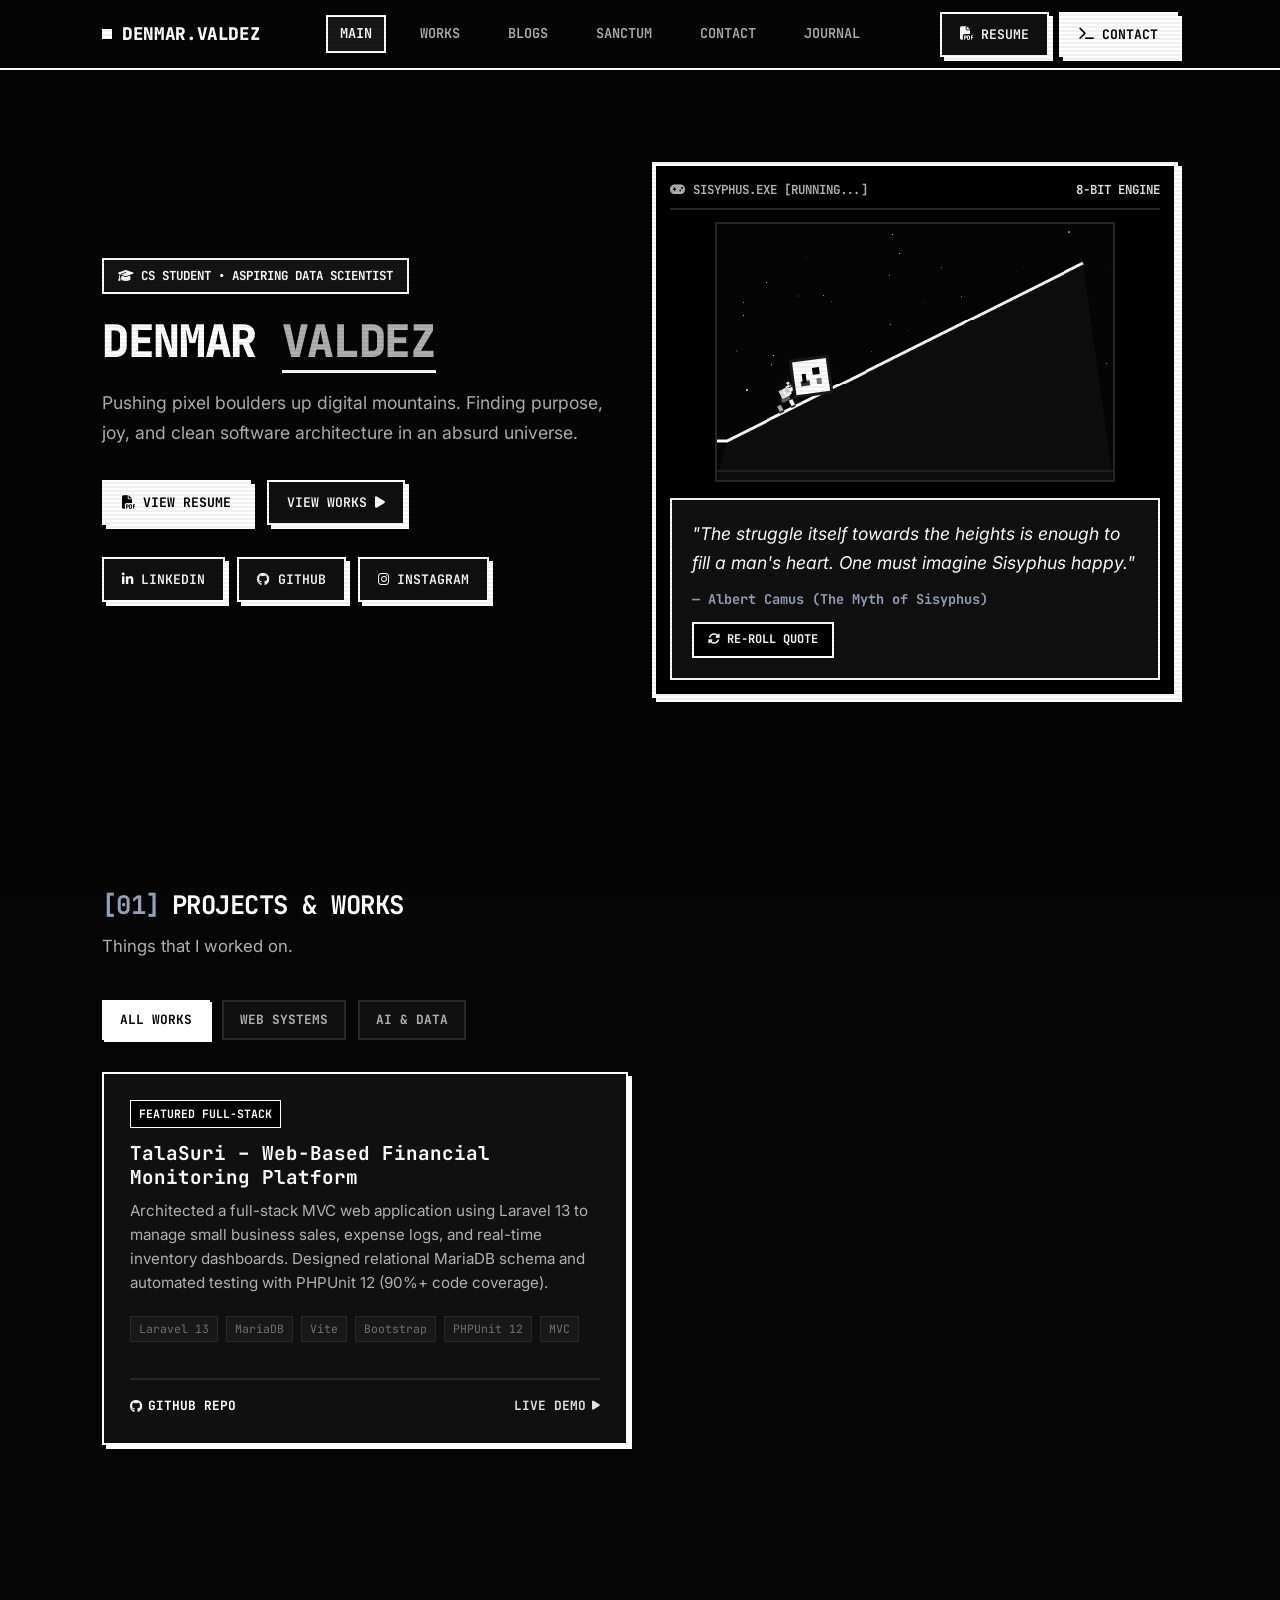
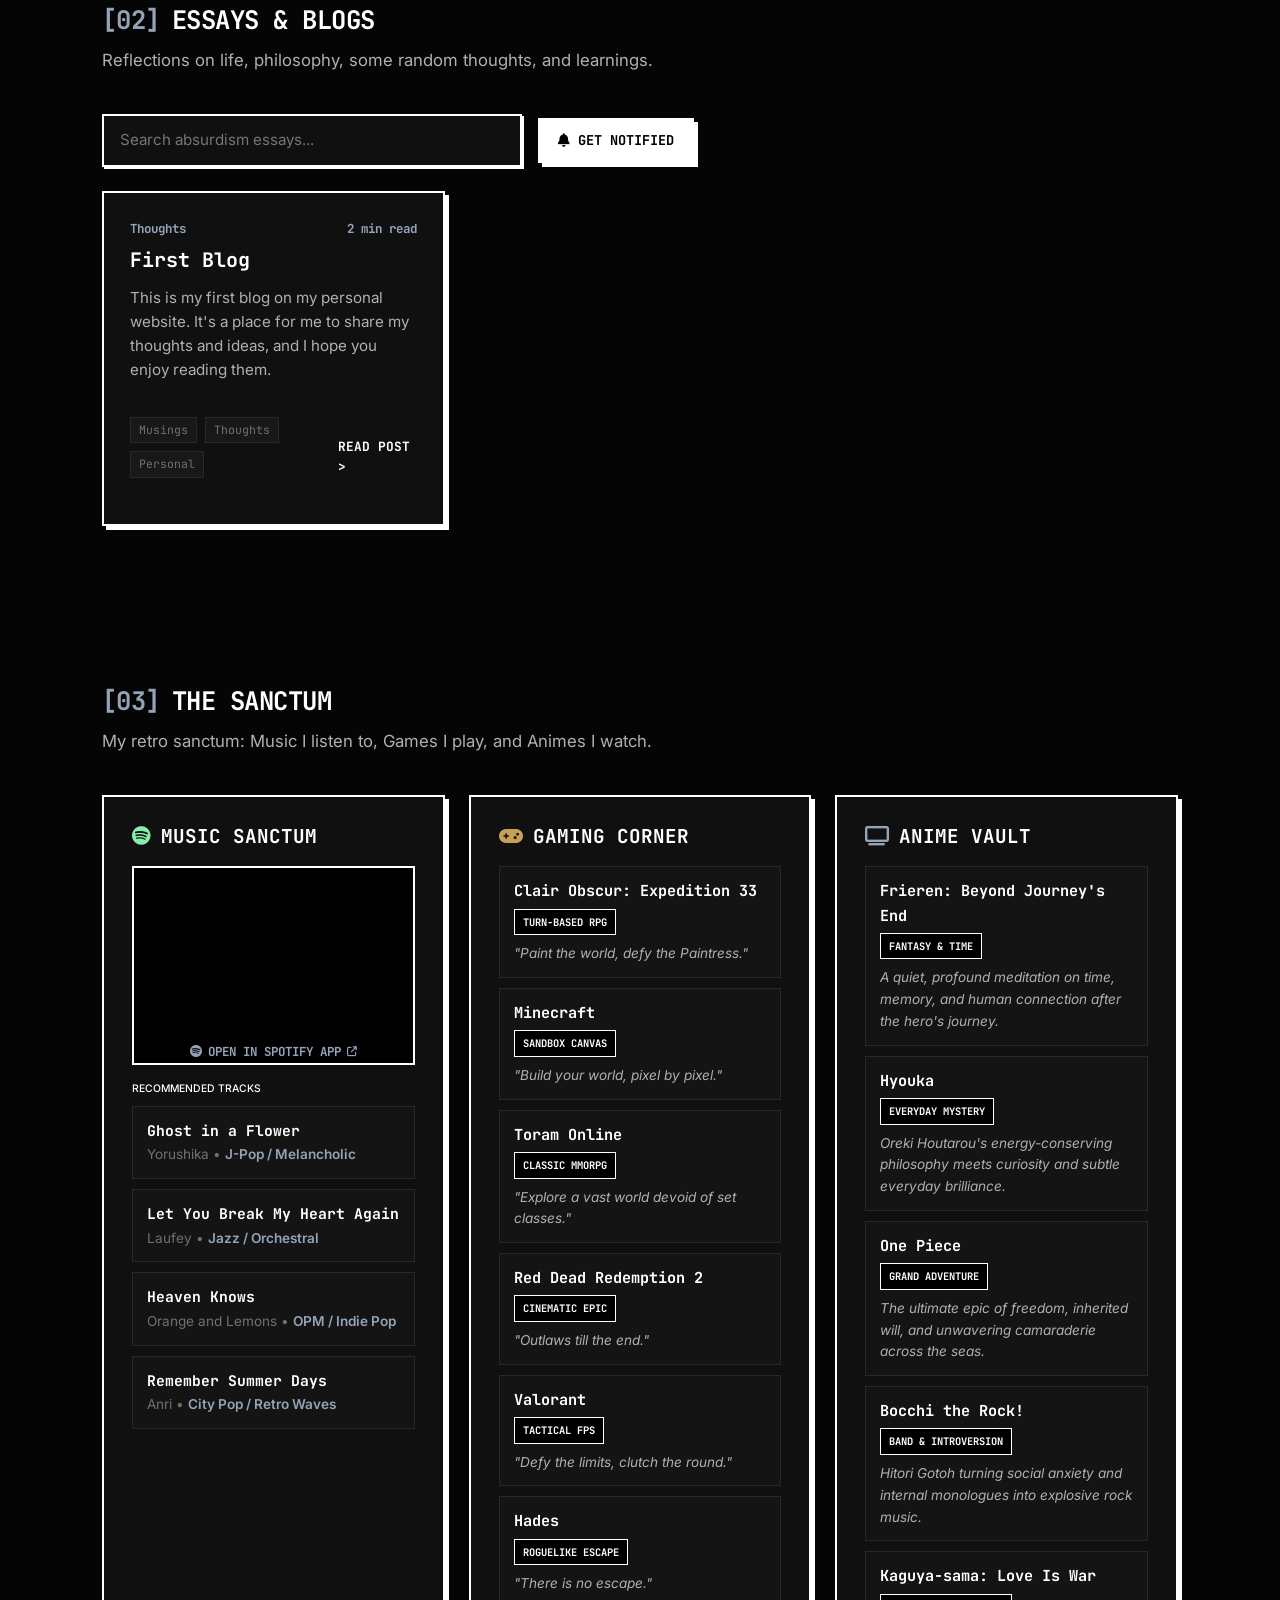
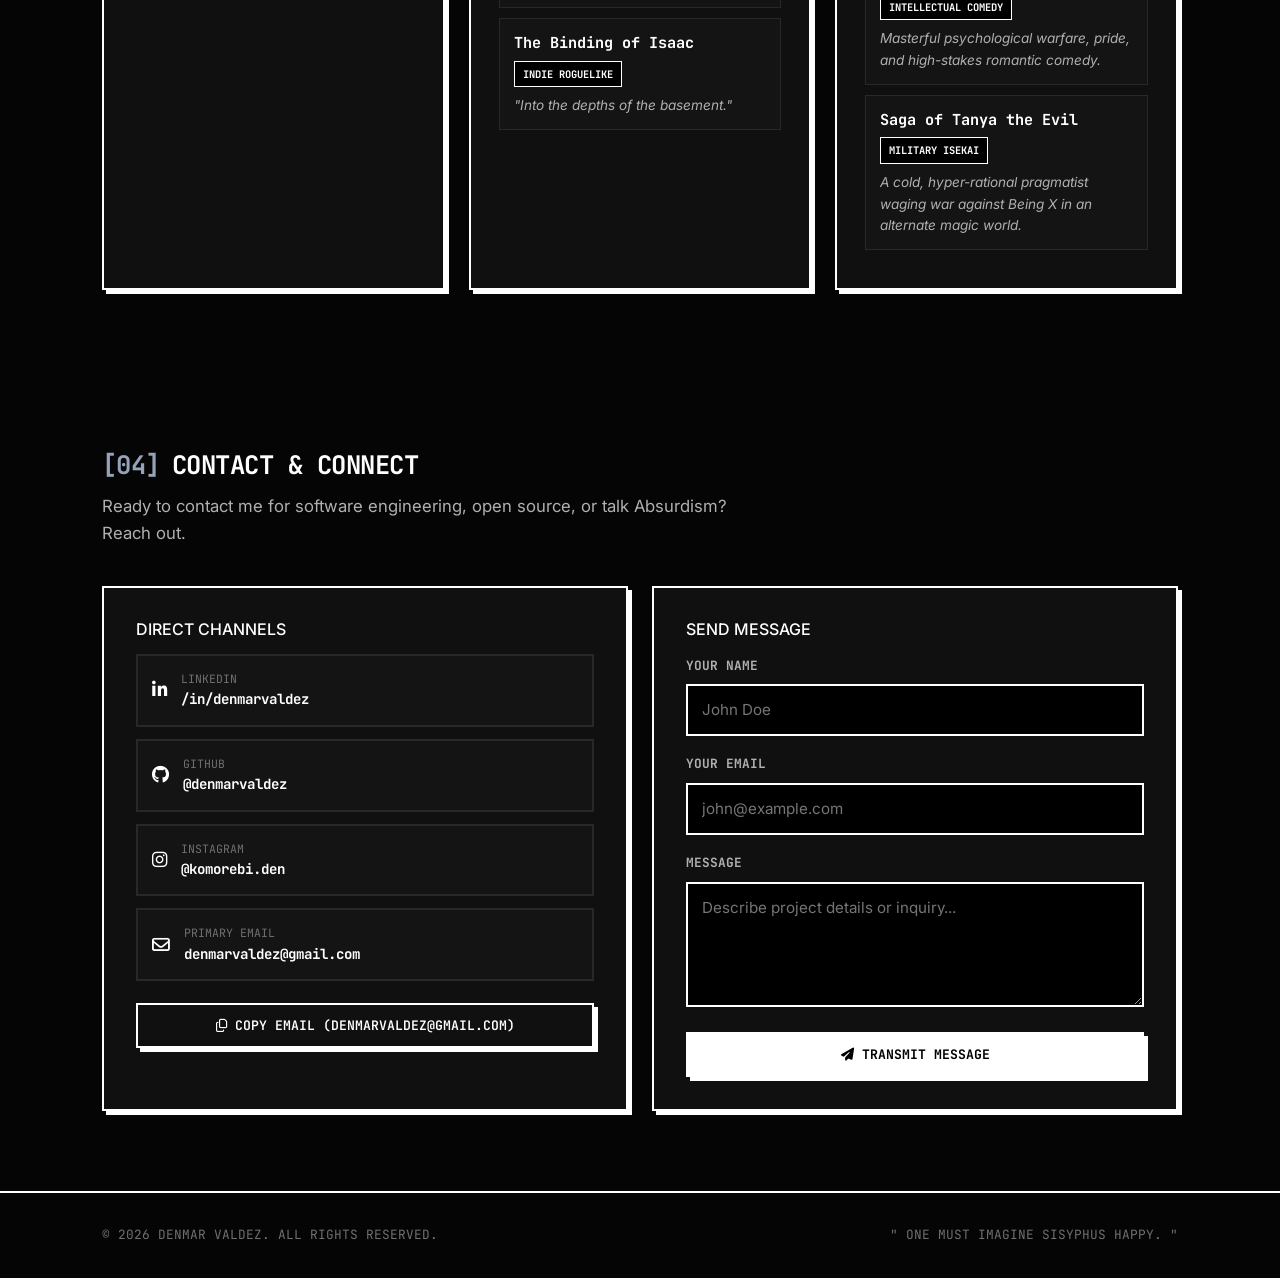
<file: index.html>
<!DOCTYPE html>
<html lang="en">

<head>
  <meta charset="UTF-8">
  <meta name="viewport" content="width=device-width, initial-scale=1.0">
  <title>Denmar Valdez | CS Student • Aspiring Data Scientist</title>

  <!-- SEO Meta Tags -->
  <meta name="description"
    content="Personal portfolio of Denmar Valdez, Computer Science Student & Aspiring Data Scientist exploring data pipelines, machine learning, absurdism, music, and anime.">
  <meta name="author" content="Denmar Valdez">

  <!-- Open Graph -->
  <meta property="og:title" content="Denmar Valdez | CS Student • Aspiring Data Scientist">
  <meta property="og:description"
    content="Computer Science Student & Aspiring Data Scientist. Pushing pixel boulders up digital mountains.">
  <meta property="og:type" content="website">
  <meta property="og:url" content="https://denmarvaldez.github.io/">

  <!-- Bootstrap 5.3 Responsive Framework CDN -->
  <link rel="stylesheet" href="https://cdn.jsdelivr.net/npm/bootstrap@5.3.3/dist/css/bootstrap.min.css">

  <!-- FontAwesome Retro Icons -->
  <link rel="stylesheet" href="https://cdnjs.cloudflare.com/ajax/libs/font-awesome/6.4.0/css/all.min.css"
    integrity="sha512-iecdLmaskl7CVkqkXNQ/ZH/XLlvWZOJyj7Yy7tcenmpD1ypASozpmT/E0iPtmFIB46ZmdtAc9eNBvH0H/ZpiBw=="
    crossorigin="anonymous" referrerpolicy="no-referrer" />

  <!-- Main Stylesheet (8-Bit Theme Tokens & Overrides) -->
  <link rel="stylesheet" href="styles.css">
</head>

<body>

  <!-- Retro CRT Scanline Overlay -->
  <div class="scanlines"></div>

  <!-- Header Navigation -->
  <header class="header">
    <div class="container header-container">
      <a href="#hero" class="logo" id="nav-logo">
        <span class="logo-pixel-blink"></span> DENMAR.VALDEZ
      </a>

      <nav class="nav-menu" id="nav-menu">
        <a href="#hero" class="nav-link active">MAIN</a>
        <a href="#projects" class="nav-link">WORKS</a>
        <a href="#blogs" class="nav-link">BLOGS</a>
        <a href="#sanctum" class="nav-link">SANCTUM</a>
        <a href="#contact" class="nav-link">CONTACT</a>
        <a href="journal.html" class="nav-link">JOURNAL</a>
        <a href="#contact" class="btn-pixel-primary d-lg-none mt-2" style="font-size: 0.85rem;">
          <i class="fa-solid fa-terminal"></i> CONTACT
        </a>
      </nav>

      <div class="header-actions">
        <a href="https://drive.google.com/file/d/1zkQVpFr8ml7LrfEZCIOmK-PqjIBGD9Fh/view?usp=sharing" target="_blank"
          rel="noopener noreferrer" class="btn-pixel-outline header-resume-btn">
          <i class="fa-solid fa-file-pdf"></i> RESUME
        </a>
        <a href="#contact" class="btn-pixel-primary d-none d-lg-inline-flex">
          <i class="fa-solid fa-terminal"></i> CONTACT
        </a>
        <button class="mobile-toggle" id="mobile-toggle" aria-label="Toggle Menu">
          <i class="fa-solid fa-bars"></i>
        </button>
      </div>
    </div>
  </header>

  <!-- Hero Section with 8-Bit Sisyphus Animation -->
  <section class="hero" id="hero">
    <div class="container py-4">
      <div class="row align-items-center gy-4">
        <div class="col-12 col-lg-6 hero-content">
          <div class="hero-tag">
            <i class="fa-solid fa-graduation-cap"></i> CS STUDENT • ASPIRING DATA SCIENTIST
          </div>
          <h1 class="hero-title">
            DENMAR <span class="text-pixel-accent">VALDEZ</span>
          </h1>
          <p class="hero-subtitle" id="hero-bio">
            Pushing pixel boulders up digital mountains. Finding purpose, joy, and clean software architecture in an
            absurd universe.
          </p>

          <div class="hero-actions">
            <a href="https://drive.google.com/file/d/1zkQVpFr8ml7LrfEZCIOmK-PqjIBGD9Fh/view?usp=sharing" target="_blank"
              rel="noopener noreferrer" class="btn-pixel-primary">
              <i class="fa-solid fa-file-pdf"></i> VIEW RESUME
            </a>
            <a href="#projects" class="btn-pixel-outline">
              VIEW WORKS <i class="fa-solid fa-play"></i>
            </a>
          </div>

          <!-- Social Icons Row -->
          <div style="display: flex; gap: 12px; flex-wrap: wrap;" id="social-links-hero">
            <!-- Rendered by JS -->
          </div>
        </div>

        <!-- Sisyphus 8-Bit Canvas Container -->
        <div class="col-12 col-lg-6">
          <div class="sisyphus-canvas-container">
            <div class="sisyphus-canvas-header">
              <span><i class="fa-solid fa-gamepad"></i> SISYPHUS.EXE [RUNNING...]</span>
              <span style="color: var(--accent-crimson);">8-BIT ENGINE</span>
            </div>

            <!-- 8-Bit Animated Canvas -->
            <canvas id="sisyphus-canvas" width="400" height="260"></canvas>

            <!-- Absurdism Quote Box -->
            <div class="quote-pixel-card" id="quote-card">
              <div class="quote-pixel-text" id="quote-text">"Loading quote..."</div>
              <span class="quote-pixel-author" id="quote-author"></span>
              <button class="quote-refresh-btn-pixel" id="refresh-quote-btn">
                <i class="fa-solid fa-rotate"></i> RE-ROLL QUOTE
              </button>
            </div>
          </div>
        </div>
      </div>
    </div>
  </section>

  <!-- Projects Section -->
  <section class="section-padding" id="projects">
    <div class="container">
      <h2 class="section-title">
        <span class="accent-symbol">[01]</span> PROJECTS & WORKS
      </h2>
      <p class="section-subtitle">
        Things that I worked on.
      </p>

      <!-- Category Filter Tabs -->
      <div class="filter-tabs" id="project-filters">
        <button class="filter-btn active" data-filter="all">ALL WORKS</button>
        <button class="filter-btn" data-filter="web">WEB SYSTEMS</button>
        <button class="filter-btn" data-filter="ai">AI & DATA</button>
      </div>

      <!-- Projects Grid -->
      <div class="row g-4" id="projects-grid">
        <!-- Rendered by JS -->
      </div>
    </div>
  </section>

  <!-- Blogs & Absurdism Essays Section -->
  <section class="section-padding" id="blogs">
    <div class="container">
      <h2 class="section-title">
        <span class="accent-symbol">[02]</span> ESSAYS & BLOGS
      </h2>
      <p class="section-subtitle">
        Reflections on life, philosophy, some random thoughts, and learnings.
      </p>

      <div class="d-flex flex-column flex-sm-row gap-3 mb-4 align-items-stretch align-items-sm-center">
        <div class="search-bar flex-grow-1 m-0">
          <input type="text" class="search-input" id="blog-search" placeholder="Search absurdism essays...">
        </div>
        <button class="btn-pixel-primary blog-notify-trigger" id="blog-notify-btn">
          <i class="fa-solid fa-bell"></i> GET NOTIFIED
        </button>
      </div>

      <div class="row g-4" id="blog-grid">
        <!-- Rendered by JS -->
      </div>
    </div>
  </section>

  <!-- Sanctum (Music, Gaming, Anime) Section -->
  <section class="section-padding" id="sanctum">
    <div class="container">
      <h2 class="section-title">
        <span class="accent-symbol">[03]</span> THE SANCTUM
      </h2>
      <p class="section-subtitle">
        My retro sanctum: Music I listen to, Games I play, and Animes I watch.
      </p>

      <div class="row g-4">
        <!-- Music Sanctum Card -->
        <div class="col-12 col-md-6 col-lg-4">
          <div class="sanctum-pixel-card h-100">
            <h3 class="sanctum-header-pixel">
              <i class="fa-brands fa-spotify" style="color: var(--accent-green);"></i> MUSIC SANCTUM
            </h3>

            <div class="spotify-pixel-box" id="spotify-embed-box">
              <!-- Rendered by JS -->
            </div>

            <h4 style="font-family: var(--font-pixel-heading); font-size: 0.65rem; margin: 14px 0 10px 0;">RECOMMENDED
              TRACKS</h4>
            <div id="track-list">
              <!-- Rendered by JS -->
            </div>
          </div>
        </div>

        <!-- Gaming Corner Card -->
        <div class="col-12 col-md-6 col-lg-4">
          <div class="sanctum-pixel-card h-100">
            <h3 class="sanctum-header-pixel">
              <i class="fa-solid fa-gamepad" style="color: var(--accent-amber);"></i> GAMING CORNER
            </h3>
            <div id="gaming-list">
              <!-- Rendered by JS -->
            </div>
          </div>
        </div>

        <!-- Anime Vault Card -->
        <div class="col-12 col-md-6 col-lg-4">
          <div class="sanctum-pixel-card h-100">
            <h3 class="sanctum-header-pixel">
              <i class="fa-solid fa-tv" style="color: var(--accent-cyan);"></i> ANIME VAULT
            </h3>
            <div id="anime-list">
              <!-- Rendered by JS -->
            </div>
          </div>
        </div>
      </div>
    </div>
  </section>

  <!-- Contact Hub Section -->
  <section class="section-padding" id="contact">
    <div class="container">
      <h2 class="section-title">
        <span class="accent-symbol">[04]</span> CONTACT & CONNECT
      </h2>
      <p class="section-subtitle">
        Ready to contact me for software engineering, open source, or talk Absurdism? Reach out.
      </p>

      <div class="row g-4">
        <div class="col-12 col-md-6">
          <div class="contact-pixel-card h-100">
            <h3 style="font-family: var(--font-pixel-heading); font-size: 1rem; margin-bottom: 14px;">DIRECT CHANNELS
            </h3>
            <div id="contact-handles-list">
              <!-- Rendered by JS -->
            </div>

            <button class="btn-pixel-outline" id="copy-email-btn"
              style="width: 100%; justify-content: center; margin-top: 10px;">
              <i class="fa-regular fa-copy"></i> COPY EMAIL (denmarvaldez@gmail.com)
            </button>
          </div>
        </div>

        <div class="col-12 col-md-6">
          <div class="contact-pixel-card h-100">
            <h3 style="font-family: var(--font-pixel-heading); font-size: 1rem; margin-bottom: 16px;">SEND MESSAGE</h3>
            <form id="contact-form">
              <div class="form-group">
                <label class="form-label-pixel" for="form-name">YOUR NAME</label>
                <input type="text" id="form-name" class="form-input-pixel" placeholder="John Doe" required>
              </div>
              <div class="form-group">
                <label class="form-label-pixel" for="form-email">YOUR EMAIL</label>
                <input type="email" id="form-email" class="form-input-pixel" placeholder="john@example.com" required>
              </div>
              <div class="form-group">
                <label class="form-label-pixel" for="form-message">MESSAGE</label>
                <textarea id="form-message" class="form-textarea-pixel" rows="4"
                  placeholder="Describe project details or inquiry..." required></textarea>
              </div>
              <button type="submit" class="btn-pixel-primary" style="width: 100%; justify-content: center;">
                <i class="fa-solid fa-paper-plane"></i> TRANSMIT MESSAGE
              </button>
            </form>
          </div>
        </div>
      </div>
    </div>
  </section>

  <!-- Footer -->
  <footer class="footer-retro">
    <div class="container d-flex justify-content-between align-items-center flex-wrap gap-3">
      <div>
        <p class="m-0">&copy; <span id="footer-year">2026</span> DENMAR VALDEZ. ALL RIGHTS RESERVED.</p>
      </div>
      <div>
        " ONE MUST IMAGINE SISYPHUS HAPPY. "
      </div>
    </div>
  </footer>

  <!-- Article Reader Modal -->
  <div class="modal-overlay" id="article-modal">
    <div class="modal-pixel-container">
      <button class="modal-close-pixel" id="close-modal-btn">CLOSE [X]</button>
      <div id="modal-content"></div>
    </div>
  </div>

  <!-- Blog Notification Modal -->
  <div class="modal-overlay" id="notify-modal">
    <div class="modal-pixel-container notify-modal-container">
      <button class="modal-close-pixel" id="close-notify-modal-btn">CLOSE [X]</button>

      <div class="notify-modal-header mb-3">
        <h2 class="notify-modal-title">
          <i class="fa-solid fa-bell text-pixel-accent"></i> BLOG NOTIFICATION CENTER
        </h2>
        <p class="notify-modal-subtitle">
          Never miss an essay on Sisyphean engineering, data science, or Camus. Select how you'd like to be notified:
        </p>
      </div>

      <div class="notify-channels-grid">
        <!-- Option 1: Email Newsletter Subscription -->
        <div class="notify-channel-card">
          <div class="d-flex justify-content-between align-items-center mb-2">
            <h3 class="notify-channel-heading">
              <i class="fa-solid fa-envelope" style="color: var(--accent-amber);"></i> 1. EMAIL ALERTS
            </h3>
            <span class="pixel-badge" id="notify-email-badge">INBOX DISPATCH</span>
          </div>
          <p class="notify-channel-desc">
            Get instant email notifications directly in your inbox whenever a new blog post is published.
          </p>
          <form id="notify-email-form" class="mt-3">
            <div class="form-group mb-2">
              <input type="email" id="notify-email-input" class="form-input-pixel"
                placeholder="Enter your email address..." required>
            </div>
            <button type="submit" class="btn-pixel-primary w-100 justify-content-center" id="notify-email-submit-btn">
              <i class="fa-solid fa-paper-plane"></i> SUBSCRIBE VIA EMAIL
            </button>
          </form>
          <div id="notify-email-status" class="notify-status-msg mt-2" style="display: none;"></div>
        </div>

        <!-- Option 2: Browser Desktop Push Alerts -->
        <div class="notify-channel-card">
          <div class="d-flex justify-content-between align-items-center mb-2">
            <h3 class="notify-channel-heading">
              <i class="fa-solid fa-desktop" style="color: var(--accent-cyan);"></i> 2. BROWSER PUSH ALERTS
            </h3>
            <span class="pixel-badge" id="notify-browser-badge">DESKTOP ALERTS</span>
          </div>
          <p class="notify-channel-desc">
            Receive native browser pop-up alerts on your device whenever new content drops. No email required.
          </p>
          <button type="button" class="btn-pixel-outline w-100 justify-content-center mt-3" id="notify-browser-btn">
            <i class="fa-solid fa-bell"></i> ENABLE BROWSER ALERTS
          </button>
          <div id="notify-browser-status" class="notify-status-msg mt-2" style="display: none;"></div>
        </div>

        <!-- Option 3: RSS Feed Integration -->
        <div class="notify-channel-card">
          <div class="d-flex justify-content-between align-items-center mb-2">
            <h3 class="notify-channel-heading">
              <i class="fa-solid fa-rss" style="color: var(--accent-green);"></i> 3. RSS / ATOM FEED
            </h3>
            <span class="pixel-badge" id="notify-rss-badge">OPEN WEB RSS</span>
          </div>
          <p class="notify-channel-desc">
            Add this blog directly to Feedly, NetNewsWire, Inoreader, or any custom RSS feed aggregator.
          </p>
          <div class="d-flex gap-2 mt-3 flex-wrap">
            <button type="button" class="btn-pixel-outline flex-grow-1 justify-content-center" id="copy-rss-btn">
              <i class="fa-regular fa-copy"></i> COPY RSS FEED URL
            </button>
            <a href="rss.xml" target="_blank" rel="noopener noreferrer"
              class="btn-pixel-primary justify-content-center">
              <i class="fa-solid fa-arrow-up-right-from-square"></i> VIEW RSS
            </a>
          </div>
          <div id="notify-rss-status" class="notify-status-msg mt-2" style="display: none;"></div>
        </div>
      </div>
    </div>
  </div>

  <!-- Notification Toast -->
  <div class="toast-pixel" id="toast">
    <span id="toast-message">EMAIL COPIED!</span>
  </div>

  <!-- Framework & Application Scripts -->
  <script src="https://cdn.jsdelivr.net/npm/bootstrap@5.3.3/dist/js/bootstrap.bundle.min.js"></script>
  <script src="data.js"></script>
  <script src="app.js"></script>
</body>

</html>
</file>
<file: styles.css>
/* ==========================================================================
   Denmar Valdez - 8-Bit Minimalist Portfolio & Sanctum
   Theme: Pitch Black Monochrome • 8-Bit Retro • High Readability • Absurdism & Sisyphus
   ========================================================================== */

/* --------------------------------------------------------------------------
   1. Clean Typography & Eye-Friendly Dark Monochrome Variables
   -------------------------------------------------------------------------- */
@import url('https://fonts.googleapis.com/css2?family=Inter:wght@300;400;500;600;700;800&family=JetBrains+Mono:wght@400;500;600;700;800&family=Press+Start+2P&display=swap');

:root {
  /* Pitch Black & Dark Minimalist Palette */
  --bg-primary: #050505;
  --bg-secondary: #0a0a0a;
  --bg-card: #101010;
  --bg-card-hover: #161616;
  
  /* Retro Pixel Borders & High Contrast Text */
  --border-pixel: #ffffff;
  --border-pixel-muted: #282828;
  --text-primary: #ffffff;
  --text-secondary: #b0b0b0;
  --text-muted: #707070;

  /* Subtle Minimalist Accents (Eye-friendly, soft muted monochrome) */
  --accent-crimson: #e0e0e0;  /* Muted off-white accent */
  --accent-amber: #c5a059;    /* Soft muted warm gold */
  --accent-cyan: #94a3b8;     /* Soft slate grey-blue */
  --accent-green: #86efac;    /* Soft muted sage green */

  /* High Readability Typography System */
  --font-heading: 'JetBrains Mono', monospace;
  --font-body: 'Inter', system-ui, -apple-system, sans-serif;
  --font-mono: 'JetBrains Mono', monospace;
  --font-retro-accent: 'Press Start 2P', monospace;

  /* Retro Layout Shadows */
  --max-width: 1100px;
  --header-height: 70px;
  --pixel-shadow: 4px 4px 0px #ffffff;
  --pixel-shadow-crimson: 4px 4px 0px #888888;
  --pixel-shadow-sm: 2px 2px 0px #ffffff;
}

/* --------------------------------------------------------------------------
   2. Reset & CRT Scanlines Setup
   -------------------------------------------------------------------------- */
*, *::before, *::after {
  box-sizing: border-box;
  margin: 0;
  padding: 0;
}

html {
  scroll-behavior: smooth;
  font-size: 16px;
}

body {
  background-color: var(--bg-primary);
  color: var(--text-primary);
  font-family: var(--font-body);
  line-height: 1.6;
  overflow-x: hidden;
  position: relative;
  -webkit-font-smoothing: antialiased;
}

/* Retro CRT Scanline Overlay (Soft opacity) */
.scanlines {
  position: fixed;
  top: 0;
  left: 0;
  width: 100vw;
  height: 100vh;
  z-index: 9999;
  pointer-events: none;
  background: linear-gradient(
    rgba(18, 16, 16, 0) 50%, 
    rgba(0, 0, 0, 0.2) 50%
  );
  background-size: 100% 4px;
  opacity: 0.3;
}

/* Custom Scrollbar */
::-webkit-scrollbar {
  width: 10px;
}
::-webkit-scrollbar-track {
  background: var(--bg-primary);
  border-left: 2px solid var(--border-pixel-muted);
}
::-webkit-scrollbar-thumb {
  background: #ffffff;
  border: 2px solid #000000;
}
::-webkit-scrollbar-thumb:hover {
  background: #a0a0a0;
}

a {
  color: inherit;
  text-decoration: none;
}

button {
  cursor: pointer;
  border: none;
  outline: none;
  font-family: inherit;
}

.container {
  width: 90%;
  max-width: var(--max-width);
  margin: 0 auto;
}

.section-padding {
  padding: 80px 0;
}

/* Section Headers */
.section-title {
  font-family: var(--font-heading);
  font-size: 1.6rem;
  font-weight: 700;
  letter-spacing: -0.02em;
  margin-bottom: 12px;
  display: flex;
  align-items: center;
  gap: 12px;
  color: var(--text-primary);
  text-transform: uppercase;
}

.section-title span.accent-symbol {
  color: var(--accent-cyan);
  font-family: var(--font-mono);
}

.section-subtitle {
  font-family: var(--font-body);
  font-size: 1.05rem;
  color: var(--text-secondary);
  margin-bottom: 40px;
  max-width: 650px;
}

/* --------------------------------------------------------------------------
   3. Header Navigation Bar
   -------------------------------------------------------------------------- */
.header {
  position: fixed;
  top: 0;
  left: 0;
  width: 100%;
  height: var(--header-height);
  z-index: 1000;
  background: var(--bg-primary);
  border-bottom: 2px solid var(--border-pixel);
}

.header-container {
  display: flex;
  align-items: center;
  justify-content: space-between;
  height: 100%;
}

.logo {
  font-family: var(--font-heading);
  font-size: 1.1rem;
  font-weight: 800;
  letter-spacing: -0.02em;
  color: var(--text-primary);
  display: flex;
  align-items: center;
  gap: 10px;
}

.logo-pixel-blink {
  width: 10px;
  height: 10px;
  background: #ffffff;
  display: inline-block;
  animation: pixelBlink 1s steps(1) infinite;
}

@keyframes pixelBlink {
  50% { opacity: 0; }
}

.nav-menu {
  display: flex;
  align-items: center;
  gap: 20px;
}

.header-actions {
  display: flex;
  align-items: center;
  gap: 10px;
}

.header-resume-btn {
  font-size: 0.75rem;
  padding: 8px 14px;
}

.nav-link {
  font-family: var(--font-mono);
  font-size: 0.85rem;
  font-weight: 600;
  color: var(--text-secondary);
  text-transform: uppercase;
  padding: 6px 12px;
  border: 2px solid transparent;
  transition: all 0.15s ease;
}

.nav-link:hover, .nav-link.active {
  color: var(--text-primary);
  background: #181818;
  border-color: var(--border-pixel);
}

.btn-pixel-primary {
  font-family: var(--font-heading);
  font-size: 0.82rem;
  font-weight: 700;
  background: var(--text-primary);
  color: #000000;
  padding: 10px 18px;
  border: 2px solid #ffffff;
  box-shadow: var(--pixel-shadow);
  text-transform: uppercase;
  display: inline-flex;
  align-items: center;
  gap: 8px;
  transition: all 0.1s step-end;
}

.btn-pixel-primary:hover {
  background: #e0e0e0;
  color: #000000;
  transform: translate(-2px, -2px);
  box-shadow: 6px 6px 0px #ffffff;
}

.btn-pixel-primary:active {
  transform: translate(2px, 2px);
  box-shadow: 0px 0px 0px #000;
}

.btn-pixel-outline {
  font-family: var(--font-heading);
  font-size: 0.82rem;
  font-weight: 600;
  background: var(--bg-card);
  color: var(--text-primary);
  padding: 10px 18px;
  border: 2px solid var(--border-pixel);
  box-shadow: var(--pixel-shadow);
  text-transform: uppercase;
  display: inline-flex;
  align-items: center;
  gap: 8px;
  transition: all 0.1s step-end;
}

.btn-pixel-outline:hover {
  background: #222222;
  transform: translate(-2px, -2px);
  box-shadow: 6px 6px 0px #aaaaaa;
}

.mobile-toggle {
  display: none;
  color: var(--text-primary);
  font-size: 1.4rem;
}

/* --------------------------------------------------------------------------
   4. Hero Section with Sisyphus Canvas
   -------------------------------------------------------------------------- */
.hero {
  min-height: 90vh;
  padding-top: calc(var(--header-height) + 40px);
  padding-bottom: 60px;
  display: flex;
  align-items: center;
}

.hero-grid {
  display: grid;
  grid-template-columns: 1fr 1fr;
  gap: 40px;
  align-items: center;
}

.hero-tag {
  display: inline-block;
  font-family: var(--font-mono);
  font-size: 0.78rem;
  font-weight: 700;
  background: #141414;
  border: 2px solid var(--border-pixel);
  color: var(--text-primary);
  padding: 6px 14px;
  margin-bottom: 20px;
  text-transform: uppercase;
}

.hero-title {
  font-family: var(--font-heading);
  font-size: 2.8rem;
  font-weight: 800;
  line-height: 1.2;
  margin-bottom: 20px;
  color: var(--text-primary);
  letter-spacing: -0.03em;
}

.hero-title span.text-pixel-accent {
  color: var(--text-secondary);
  border-bottom: 3px solid #ffffff;
}

.hero-subtitle {
  font-family: var(--font-body);
  font-size: 1.1rem;
  color: var(--text-secondary);
  margin-bottom: 32px;
  line-height: 1.7;
}

.hero-actions {
  display: flex;
  align-items: center;
  gap: 16px;
  margin-bottom: 32px;
  flex-wrap: wrap;
}

/* Sisyphus Canvas Container */
.sisyphus-canvas-container {
  background: #000000;
  border: 4px solid var(--border-pixel);
  box-shadow: var(--pixel-shadow);
  padding: 14px;
  position: relative;
  display: flex;
  flex-direction: column;
  align-items: center;
}

.sisyphus-canvas-header {
  width: 100%;
  display: flex;
  align-items: center;
  justify-content: space-between;
  padding-bottom: 8px;
  border-bottom: 2px solid var(--border-pixel-muted);
  margin-bottom: 12px;
  font-family: var(--font-mono);
  font-size: 0.78rem;
  font-weight: 700;
  color: var(--text-secondary);
}

#sisyphus-canvas {
  width: 100%;
  max-width: 400px;
  height: auto;
  aspect-ratio: 400 / 260;
  background: #050505;
  border: 2px solid var(--border-pixel-muted);
  display: block;
  margin: 0 auto;
  image-rendering: pixelated;
  image-rendering: crisp-edges;
}

/* Quote Box */
.quote-pixel-card {
  margin-top: 16px;
  width: 100%;
  background: #101010;
  border: 2px solid var(--border-pixel);
  padding: 20px;
}

.quote-pixel-text {
  font-family: var(--font-body);
  font-size: 1.1rem;
  font-style: italic;
  color: #ffffff;
  margin-bottom: 12px;
  line-height: 1.6;
}

.quote-pixel-author {
  font-family: var(--font-mono);
  font-size: 0.85rem;
  font-weight: 700;
  color: var(--accent-cyan);
  display: block;
  margin-bottom: 12px;
}

.quote-refresh-btn-pixel {
  font-family: var(--font-mono);
  font-size: 0.75rem;
  font-weight: 700;
  background: #000000;
  color: var(--text-primary);
  border: 2px solid var(--border-pixel);
  padding: 6px 14px;
  text-transform: uppercase;
  transition: all 0.1s step-end;
}

.quote-refresh-btn-pixel:hover {
  background: #ffffff;
  color: #000000;
}

/* --------------------------------------------------------------------------
   5. Projects Section
   -------------------------------------------------------------------------- */
.filter-tabs {
  display: flex;
  align-items: center;
  gap: 12px;
  margin-bottom: 32px;
  flex-wrap: wrap;
}

.filter-btn {
  font-family: var(--font-mono);
  font-size: 0.8rem;
  font-weight: 700;
  padding: 8px 16px;
  background: var(--bg-card);
  border: 2px solid var(--border-pixel-muted);
  color: var(--text-secondary);
  text-transform: uppercase;
  transition: all 0.1s step-end;
}

.filter-btn.active, .filter-btn:hover {
  background: var(--text-primary);
  color: #000000;
  border-color: #ffffff;
  box-shadow: var(--pixel-shadow-sm);
}

.projects-grid {
  display: grid;
  grid-template-columns: repeat(auto-fill, minmax(320px, 1fr));
  gap: 28px;
}

.pixel-card {
  background: var(--bg-card);
  border: 2px solid var(--border-pixel);
  box-shadow: var(--pixel-shadow);
  padding: 26px;
  display: flex;
  flex-direction: column;
  justify-content: space-between;
  transition: transform 0.1s step-end, box-shadow 0.1s step-end;
}

.pixel-card:hover {
  transform: translate(-3px, -3px);
  box-shadow: 7px 7px 0px #ffffff;
}

.pixel-badge {
  font-family: var(--font-mono);
  font-size: 0.72rem;
  font-weight: 700;
  padding: 4px 8px;
  background: #000000;
  border: 1px solid var(--border-pixel);
  color: var(--text-primary);
  display: inline-block;
  margin-bottom: 14px;
}

.project-title {
  font-family: var(--font-heading);
  font-size: 1.2rem;
  font-weight: 700;
  color: var(--text-primary);
  margin-bottom: 10px;
}

.project-desc {
  font-family: var(--font-body);
  font-size: 0.95rem;
  color: var(--text-secondary);
  margin-bottom: 20px;
  line-height: 1.6;
}

.project-tags {
  display: flex;
  flex-wrap: wrap;
  gap: 8px;
  margin-bottom: 20px;
}

.pixel-tag {
  font-family: var(--font-mono);
  font-size: 0.72rem;
  background: #181818;
  border: 1px solid var(--border-pixel-muted);
  color: var(--text-muted);
  padding: 3px 8px;
}

.pixel-card-footer {
  border-top: 2px solid var(--border-pixel-muted);
  padding-top: 16px;
  display: flex;
  align-items: center;
  justify-content: space-between;
}

.pixel-link {
  font-family: var(--font-mono);
  font-size: 0.8rem;
  font-weight: 700;
  color: var(--text-primary);
  display: inline-flex;
  align-items: center;
  gap: 6px;
  text-transform: uppercase;
}

.pixel-link:hover {
  color: var(--text-secondary);
  text-decoration: underline;
}

/* --------------------------------------------------------------------------
   6. Blogs & Philosophy Section
   -------------------------------------------------------------------------- */
.search-bar {
  position: relative;
  max-width: 420px;
  margin-bottom: 32px;
}

.search-input {
  width: 100%;
  padding: 12px 16px;
  background: var(--bg-card);
  border: 2px solid var(--border-pixel);
  color: var(--text-primary);
  font-family: var(--font-body);
  font-size: 0.95rem;
  box-shadow: var(--pixel-shadow-sm);
}

.search-input:focus {
  outline: none;
  border-color: #ffffff;
}

.blog-grid {
  display: grid;
  grid-template-columns: repeat(auto-fill, minmax(320px, 1fr));
  gap: 28px;
}

.blog-pixel-card {
  background: var(--bg-card);
  border: 2px solid var(--border-pixel);
  box-shadow: var(--pixel-shadow);
  padding: 26px;
  cursor: pointer;
  transition: transform 0.1s step-end, box-shadow 0.1s step-end;
}

.blog-pixel-card:hover {
  transform: translate(-3px, -3px);
  box-shadow: 7px 7px 0px #ffffff;
  border-color: #ffffff;
}

.blog-meta-pixel {
  font-family: var(--font-mono);
  font-size: 0.78rem;
  font-weight: 700;
  color: var(--accent-cyan);
  margin-bottom: 12px;
  display: flex;
  justify-content: space-between;
}

.blog-title-pixel {
  font-family: var(--font-heading);
  font-size: 1.25rem;
  font-weight: 700;
  line-height: 1.35;
  color: var(--text-primary);
  margin-bottom: 12px;
}

.blog-snippet-pixel {
  font-family: var(--font-body);
  font-size: 0.95rem;
  color: var(--text-secondary);
  margin-bottom: 18px;
  line-height: 1.6;
}

/* --------------------------------------------------------------------------
   7. Timeline Section
   -------------------------------------------------------------------------- */
.timeline-retro {
  border-left: 4px solid var(--border-pixel);
  padding-left: 24px;
  max-width: 800px;
  margin: 0 auto;
}

.timeline-retro-item {
  position: relative;
  margin-bottom: 36px;
}

.timeline-retro-dot {
  position: absolute;
  left: -32px;
  top: 6px;
  width: 12px;
  height: 12px;
  background: #ffffff;
  border: 2px solid #000000;
}

.timeline-retro-card {
  background: var(--bg-card);
  border: 2px solid var(--border-pixel);
  padding: 22px;
  box-shadow: var(--pixel-shadow-sm);
}

.timeline-retro-year {
  font-family: var(--font-mono);
  font-size: 0.82rem;
  font-weight: 700;
  color: var(--accent-amber);
  margin-bottom: 8px;
  display: block;
}

/* --------------------------------------------------------------------------
   8. Sanctum (Music, Gaming, Anime)
   -------------------------------------------------------------------------- */
.sanctum-grid {
  display: grid;
  grid-template-columns: repeat(auto-fit, minmax(320px, 1fr));
  gap: 28px;
}

.sanctum-pixel-card {
  background: var(--bg-card);
  border: 2px solid var(--border-pixel);
  box-shadow: var(--pixel-shadow);
  padding: 28px;
}

.sanctum-header-pixel {
  font-family: var(--font-heading);
  font-size: 1.2rem;
  font-weight: 700;
  color: var(--text-primary);
  margin-bottom: 18px;
  display: flex;
  align-items: center;
  gap: 10px;
}

.spotify-pixel-box {
  border: 2px solid var(--border-pixel);
  background: #000000;
  margin-bottom: 18px;
  overflow: hidden;
}

.spotify-pixel-box iframe {
  width: 100%;
  height: 152px;
  border: 0;
}

.retro-list-item {
  background: #141414;
  border: 1px solid var(--border-pixel-muted);
  padding: 12px 14px;
  margin-bottom: 10px;
}

/* --------------------------------------------------------------------------
   9. Contact Hub & Social
   -------------------------------------------------------------------------- */
.contact-grid {
  display: grid;
  grid-template-columns: 1fr 1fr;
  gap: 36px;
}

.contact-pixel-card {
  background: var(--bg-card);
  border: 2px solid var(--border-pixel);
  box-shadow: var(--pixel-shadow);
  padding: 32px;
}

.contact-item-pixel {
  display: flex;
  align-items: center;
  gap: 14px;
  padding: 14px;
  background: #141414;
  border: 2px solid var(--border-pixel-muted);
  margin-bottom: 12px;
  transition: border-color 0.15s ease;
}

.contact-item-pixel:hover {
  border-color: var(--border-pixel);
}

.form-group {
  margin-bottom: 18px;
}

.form-label-pixel {
  font-family: var(--font-mono);
  font-size: 0.8rem;
  font-weight: 700;
  color: var(--text-secondary);
  margin-bottom: 8px;
  display: block;
  text-transform: uppercase;
}

.form-input-pixel, .form-textarea-pixel {
  width: 100%;
  padding: 12px 14px;
  background: #000000;
  border: 2px solid var(--border-pixel);
  color: var(--text-primary);
  font-family: var(--font-body);
  font-size: 0.95rem;
}

.form-input-pixel:focus, .form-textarea-pixel:focus {
  outline: none;
  border-color: #ffffff;
}

/* --------------------------------------------------------------------------
   10. Modal & Toast Overlay
   -------------------------------------------------------------------------- */
.modal-overlay {
  position: fixed;
  top: 0;
  left: 0;
  width: 100vw;
  height: 100vh;
  background: rgba(0, 0, 0, 0.92);
  z-index: 2000;
  display: flex;
  align-items: center;
  justify-content: center;
  opacity: 0;
  pointer-events: none;
  transition: opacity 0.2s ease;
}

.modal-overlay.active {
  opacity: 1;
  pointer-events: auto;
}

.modal-pixel-container {
  background: #0a0a0a;
  border: 4px solid var(--border-pixel);
  box-shadow: var(--pixel-shadow);
  width: 90%;
  max-width: 740px;
  max-height: 85vh;
  overflow-y: auto;
  padding: 36px;
  position: relative;
}

.modal-close-pixel {
  position: absolute;
  top: 18px;
  right: 18px;
  font-family: var(--font-mono);
  font-size: 0.8rem;
  font-weight: 700;
  background: #000000;
  color: var(--text-primary);
  border: 2px solid var(--border-pixel);
  padding: 6px 12px;
}

.toast-pixel {
  position: fixed;
  bottom: 24px;
  right: 24px;
  background: #000000;
  border: 2px solid #ffffff;
  color: #ffffff;
  padding: 12px 24px;
  font-family: var(--font-mono);
  font-size: 0.85rem;
  font-weight: 700;
  box-shadow: var(--pixel-shadow-sm);
  transform: translateY(80px);
  opacity: 0;
  transition: all 0.2s step-end;
  z-index: 3000;
}

.toast-pixel.show {
  transform: translateY(0);
  opacity: 1;
}

/* --------------------------------------------------------------------------
   11. Footer
   -------------------------------------------------------------------------- */
.footer-retro {
  border-top: 2px solid var(--border-pixel);
  padding: 32px 0;
  background: var(--bg-primary);
  font-family: var(--font-mono);
  font-size: 0.8rem;
  color: var(--text-muted);
}

/* --------------------------------------------------------------------------
   12. Multi-Device Responsive Design System
   -------------------------------------------------------------------------- */

/* Laptops & Large Tablets (Max Width: 1024px) */
@media (max-width: 1024px) {
  :root {
    --max-width: 96%;
  }

  .hero-title {
    font-size: 2.4rem;
  }

  .sanctum-grid {
    grid-template-columns: repeat(auto-fit, minmax(280px, 1fr));
    gap: 20px;
  }
}

/* Tablets & Mobile Screens (Max Width: 991px) */
@media (max-width: 991px) {
  .hero-grid, .contact-grid {
    grid-template-columns: 1fr;
    gap: 32px;
  }
  
  .hero-title {
    font-size: 2.2rem;
  }

  .nav-menu {
    display: none;
  }

  .nav-menu.active {
    display: flex !important;
    position: fixed;
    top: var(--header-height);
    left: 0;
    width: 100vw;
    height: calc(100vh - var(--header-height));
    background: rgba(5, 5, 5, 0.98);
    border-bottom: 3px solid var(--border-pixel);
    flex-direction: column;
    align-items: center;
    justify-content: center;
    gap: 16px;
    padding: 24px;
    z-index: 1500;
  }

  .nav-menu.active .nav-link {
    font-size: 1.1rem;
    width: 100%;
    max-width: 280px;
    text-align: center;
    padding: 10px 0;
    border-bottom: 1px solid var(--border-pixel-muted);
  }

  .mobile-toggle {
    display: block;
  }

  .modal-pixel-container {
    width: 94%;
    padding: 24px 18px;
  }
}

/* Mobile Portrait & Smartphones (Max Width: 576px) */
@media (max-width: 576px) {
  .header-container {
    padding: 0 10px;
  }

  .logo {
    font-size: 0.88rem;
    gap: 6px;
  }

  .header-resume-btn {
    font-size: 0.68rem !important;
    padding: 6px 10px !important;
  }

  .hero {
    padding-top: calc(var(--header-height) + 20px);
    padding-bottom: 40px;
  }

  .hero-title {
    font-size: 1.85rem;
  }

  .hero-subtitle {
    font-size: 0.98rem;
    line-height: 1.6;
    margin-bottom: 24px;
  }

  .hero-actions {
    flex-direction: column;
    width: 100%;
    gap: 12px;
  }

  .hero-actions .btn-pixel-primary,
  .hero-actions .btn-pixel-outline {
    width: 100%;
    justify-content: center;
  }

  #social-links-hero {
    flex-direction: column;
    width: 100%;
  }

  #social-links-hero .btn-pixel-outline {
    width: 100%;
    justify-content: center;
  }

  .section-title {
    font-size: 1.3rem;
  }

  .section-subtitle {
    font-size: 0.9rem;
  }

  .filter-tabs {
    flex-direction: column;
    width: 100%;
  }

  .filter-btn {
    width: 100%;
    text-align: center;
  }

  .sanctum-grid {
    grid-template-columns: 1fr;
  }

  .sanctum-pixel-card,
  .pixel-card,
  .blog-pixel-card,
  .contact-pixel-card {
    padding: 16px;
  }

  .toast-pixel {
    left: 50%;
    right: auto;
    transform: translateX(-50%) translateY(80px);
    width: 90%;
    max-width: 340px;
    text-align: center;
  }

  .toast-pixel.show {
    transform: translateX(-50%) translateY(0);
  }
}

/* --------------------------------------------------------------------------
   14. Blog Notification Center & Modal Styles
   -------------------------------------------------------------------------- */
.notify-modal-container {
  max-width: 680px;
  width: 92%;
  max-height: 85vh;
  overflow-y: auto;
  padding: 24px;
}

.notify-modal-title {
  font-family: var(--font-heading);
  font-size: 1.25rem;
  font-weight: 800;
  color: var(--text-primary);
  display: flex;
  align-items: center;
  gap: 10px;
  letter-spacing: -0.02em;
}

.notify-modal-subtitle {
  font-family: var(--font-body);
  font-size: 0.9rem;
  color: var(--text-secondary);
  line-height: 1.5;
  margin-top: 4px;
}

.notify-channels-grid {
  display: flex;
  flex-direction: column;
  gap: 16px;
  margin-top: 16px;
}

.notify-channel-card {
  background: var(--bg-card);
  border: 2px solid var(--border-pixel-muted);
  padding: 18px;
  transition: border-color 0.2s ease, transform 0.2s ease;
}

.notify-channel-card:hover {
  border-color: var(--border-pixel);
}

.notify-channel-heading {
  font-family: var(--font-heading);
  font-size: 0.95rem;
  font-weight: 700;
  color: var(--text-primary);
  display: flex;
  align-items: center;
  gap: 8px;
  margin: 0;
}

.notify-channel-desc {
  font-family: var(--font-body);
  font-size: 0.85rem;
  color: var(--text-secondary);
  line-height: 1.5;
  margin: 4px 0 0 0;
}

.notify-status-msg {
  font-family: var(--font-mono);
  font-size: 0.78rem;
  font-weight: 600;
  padding: 8px 12px;
  border-left: 3px solid var(--accent-green);
  background: rgba(134, 239, 172, 0.08);
  color: var(--accent-green);
}

.notify-status-msg.error {
  border-left-color: #f87171;
  background: rgba(248, 113, 113, 0.08);
  color: #f87171;
}

.header-notify-btn {
  padding: 6px 12px;
  font-size: 0.78rem;
  display: inline-flex;
  align-items: center;
  gap: 6px;
}

.blog-notify-trigger {
  white-space: nowrap;
  font-size: 0.85rem;
}

/* ==========================================================================
   14. Learning Journal Specific Styles
   ========================================================================== */

/* Journal Hero & Page Top Content Offset */
.page-content-offset {
  padding-top: calc(var(--header-height) + 40px) !important;
  padding-bottom: 60px;
}

/* Journal Hero Stats Bar */
.journal-stats-bar {
  display: grid;
  grid-template-columns: repeat(auto-fit, minmax(180px, 1fr));
  gap: 16px;
  margin: 24px 0 36px 0;
}

.journal-stat-card {
  background: var(--bg-card);
  border: 2px solid var(--border-pixel-muted);
  padding: 16px 20px;
  box-shadow: 2px 2px 0px #000000;
  transition: border-color 0.2s ease, transform 0.2s ease;
}

.journal-stat-card:hover {
  border-color: var(--border-pixel);
  transform: translateY(-2px);
}

.journal-stat-value {
  font-family: var(--font-heading);
  font-size: 1.8rem;
  font-weight: 800;
  color: var(--text-primary);
  line-height: 1.2;
}

.journal-stat-label {
  font-family: var(--font-mono);
  font-size: 0.75rem;
  color: var(--text-muted);
  text-transform: uppercase;
  letter-spacing: 0.5px;
  margin-top: 4px;
}

/* Journal Filter Controls */
.journal-controls-wrapper {
  background: var(--bg-secondary);
  border: 2px solid var(--border-pixel-muted);
  padding: 20px;
  margin-bottom: 32px;
}

.journal-search-input {
  background: var(--bg-card);
  border: 2px solid var(--border-pixel-muted);
  color: var(--text-primary);
  font-family: var(--font-mono);
  font-size: 0.9rem;
  padding: 12px 16px;
  width: 100%;
  transition: border-color 0.2s ease;
}

.journal-search-input:focus {
  outline: none;
  border-color: var(--border-pixel);
  box-shadow: var(--pixel-shadow-sm);
}

.journal-category-tabs {
  display: flex;
  gap: 10px;
  flex-wrap: wrap;
  margin-top: 16px;
}

.journal-filter-btn {
  background: var(--bg-card);
  border: 2px solid var(--border-pixel-muted);
  color: var(--text-secondary);
  font-family: var(--font-mono);
  font-size: 0.78rem;
  font-weight: 600;
  padding: 8px 16px;
  cursor: pointer;
  transition: all 0.15s ease;
  text-transform: uppercase;
}

.journal-filter-btn:hover {
  border-color: var(--border-pixel);
  color: var(--text-primary);
}

.journal-filter-btn.active {
  background: var(--text-primary);
  color: #000000;
  border-color: var(--text-primary);
  font-weight: 700;
  box-shadow: 2px 2px 0px #000000;
}

/* Status Badges */
.journal-status-badge {
  font-family: var(--font-mono);
  font-size: 0.68rem;
  font-weight: 700;
  padding: 3px 8px;
  border-radius: 0px;
  text-transform: uppercase;
  letter-spacing: 0.5px;
  display: inline-flex;
  align-items: center;
  gap: 4px;
}

.journal-status-badge.status-in-progress {
  background: rgba(197, 160, 89, 0.15);
  color: var(--accent-amber);
  border: 1px solid var(--accent-amber);
}

.journal-status-badge.status-core-concept {
  background: rgba(148, 163, 184, 0.15);
  color: var(--accent-cyan);
  border: 1px solid var(--accent-cyan);
}

.journal-status-badge.status-mastered {
  background: rgba(134, 239, 172, 0.15);
  color: var(--accent-green);
  border: 1px solid var(--accent-green);
}

/* KaTeX Dark Theme Formatting Adjustments */
.katex-display {
  background: var(--bg-secondary);
  border-left: 3px solid var(--text-primary);
  padding: 16px;
  overflow-x: auto;
  margin: 20px 0 !important;
}

.katex {
  font-size: 1.1em;
  color: #ffffff;
}

/* Journal Markdown Content Styling in Modal */
.journal-modal-body h1,
.journal-modal-body h2,
.journal-modal-body h3 {
  font-family: var(--font-heading);
  color: var(--text-primary);
  margin-top: 24px;
  margin-bottom: 12px;
}

.journal-modal-body h2 {
  font-size: 1.3rem;
  border-bottom: 1px dashed var(--border-pixel-muted);
  padding-bottom: 8px;
}

.journal-modal-body p {
  color: var(--text-secondary);
  margin-bottom: 16px;
  line-height: 1.7;
}

.journal-modal-body ul, 
.journal-modal-body ol {
  color: var(--text-secondary);
  padding-left: 24px;
  margin-bottom: 16px;
}

.journal-modal-body li {
  margin-bottom: 6px;
}

.journal-modal-body hr {
  border: 0;
  border-top: 2px dashed var(--border-pixel-muted);
  margin: 24px 0;
}

.journal-modal-body blockquote {
  border-left: 3px solid var(--border-pixel);
  background: var(--bg-card);
  padding: 12px 16px;
  margin: 16px 0;
  font-style: italic;
}

/* Standalone Article Reader Page Wrapper */
.journal-article-wrapper {
  background: var(--bg-card);
  border: 2px solid var(--border-pixel-muted);
  box-shadow: 4px 4px 0px #000000;
  padding: 36px;
  max-width: 900px;
  margin: 0 auto;
}

@media (max-width: 768px) {
  .journal-article-wrapper {
    padding: 20px;
  }
}
</file>
